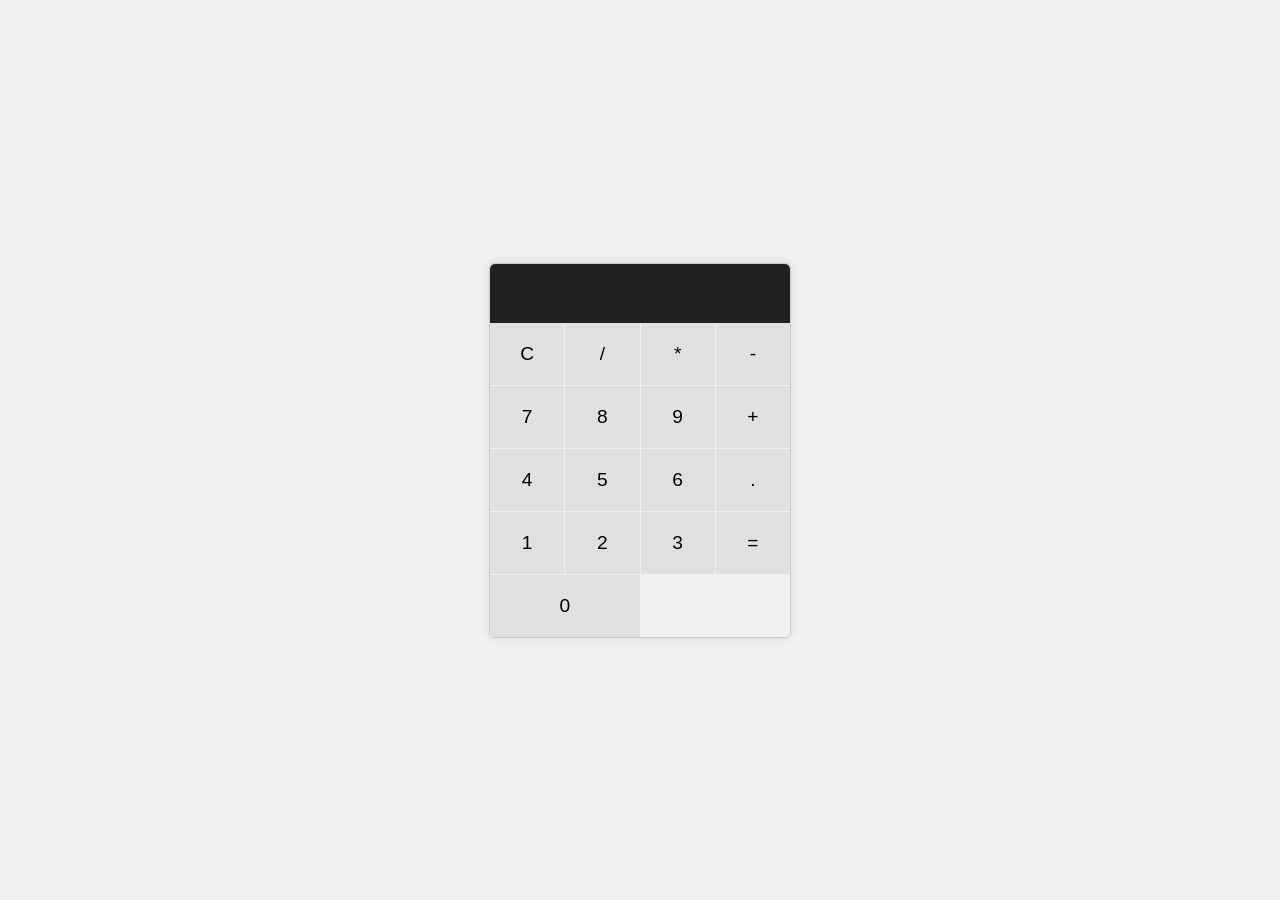
<file: rekenmachine/index.html>
<!DOCTYPE html>
<html lang="en">
<head>
    <meta charset="UTF-8">
    <meta name="viewport" content="width=device-width, initial-scale=1.0">
    <title>Rekenmachine</title>
    <link rel="stylesheet" href="style.css">
</head>
<body>
    <div class="calculator">
        <div class="display">
            <input type="text" id="display" disabled>
        </div>
        <div class="buttons">
            <button onclick="clearDisplay()">C</button>
            <button onclick="setOperator('/')">/</button>
            <button onclick="setOperator('*')">*</button>
            <button onclick="setOperator('-')">-</button>
            <button onclick="appendToDisplay('7')">7</button>
            <button onclick="appendToDisplay('8')">8</button>
            <button onclick="appendToDisplay('9')">9</button>
            <button onclick="setOperator('+')">+</button>
            <button onclick="appendToDisplay('4')">4</button>
            <button onclick="appendToDisplay('5')">5</button>
            <button onclick="appendToDisplay('6')">6</button>
            <button onclick="appendToDisplay('.')">.</button>
            <button onclick="appendToDisplay('1')">1</button>
            <button onclick="appendToDisplay('2')">2</button>
            <button onclick="appendToDisplay('3')">3</button>
            <button onclick="calculateResult()">=</button>
            <button onclick="appendToDisplay('0')" class="zero">0</button>
        </div>
    </div>
    <script src="script.js"></script>
</body>
</html>
</file>
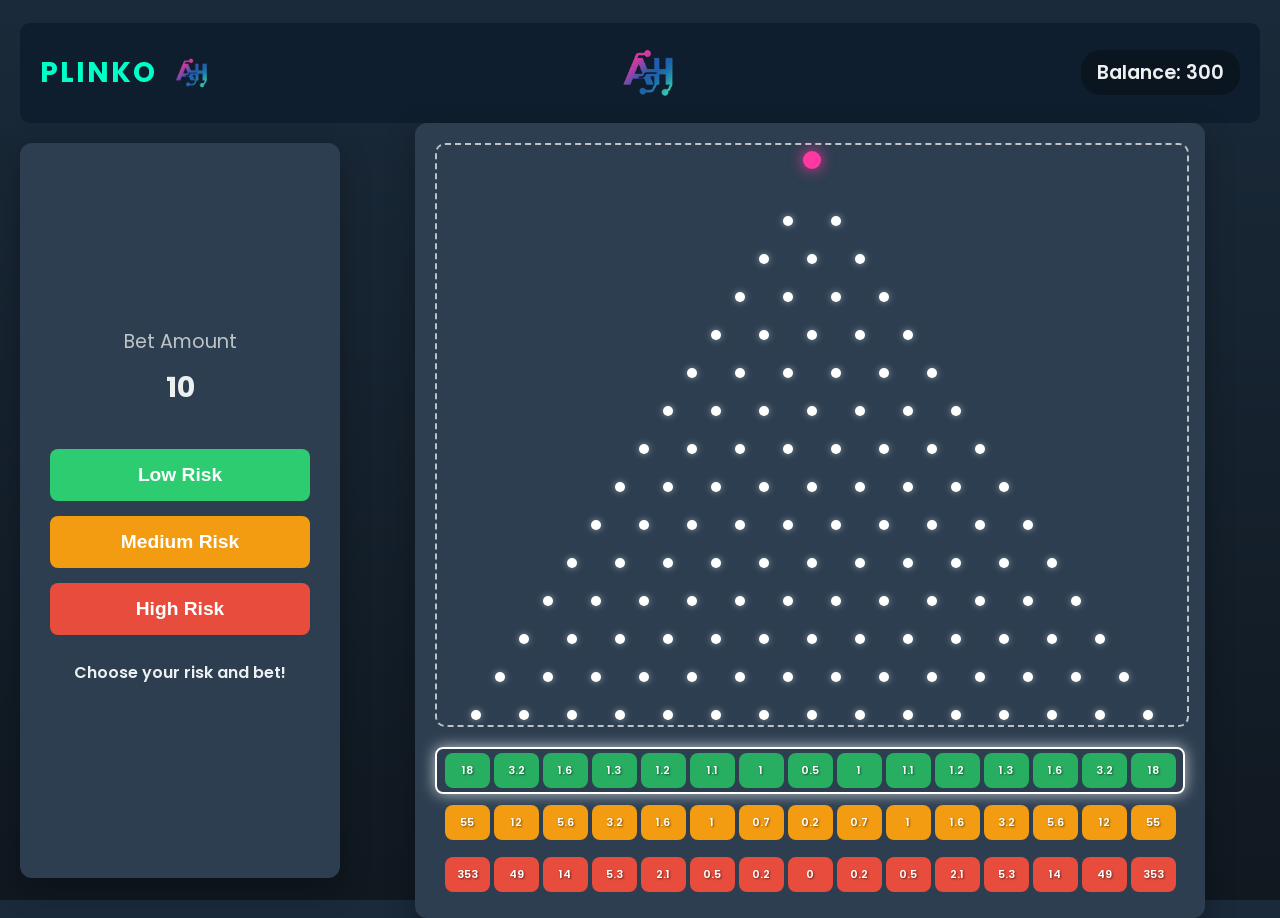
<file: plinko/plinko.html>
<!DOCTYPE html>
<html lang="en">

<head>
    <meta charset="UTF-8">
    <meta name="viewport" content="width=device-width, initial-scale=1.0">
    <title>Plinko Casino Game</title>
    <link rel="preconnect" href="https://fonts.googleapis.com">
    <link rel="preconnect" href="https://fonts.gstatic.com" crossorigin>
    <link href="https://fonts.googleapis.com/css2?family=Poppins:wght@400;600;700&display=swap" rel="stylesheet">
    <link rel="stylesheet" href="plinko.css">
</head>

<body>
    <!-- Modal for Bet Selection -->
    <div id="modal-overlay" class="hidden"></div>
    <div id="bet-modal" class="hidden">
        <h2>Select Bet Amount</h2>
        <div id="predefined-bets">
            <button class="bet-option" data-amount="1">1</button><button class="bet-option"
                data-amount="2">2</button><button class="bet-option" data-amount="5">5</button><button
                class="bet-option" data-amount="10">10</button><button class="bet-option"
                data-amount="20">20</button><button class="bet-option" data-amount="50">50</button><button
                class="bet-option" data-amount="100">100</button>
        </div>
        <div class="custom-bet-container"><label for="custom-bet-input">Custom Amount:</label><input type="number"
                id="custom-bet-input" placeholder="e.g., 25"></div>
        <button id="confirm-bet-button">Set Bet</button><button id="close-modal-button">×</button>
    </div>

    <!-- Main Game Wrapper -->
    <div id="game-wrapper">
        <header class="game-header">
            <h1>
                PLINKO
                <img src="image/logoMap.png" alt="Your Logo" width="90" height="90">
            </h1>
            <img src="image/logoMap.png" alt="Your Logo" width="80" height="80">
            <div id="balance-display">Balance: 300</div>
        </header>


        <div id="main-content">
            <!-- Left Panel for Controls -->
            <div id="left-panel">
                <div class="controls-container">
                    <div class="bet-info" id="bet-selector">
                        <span>Bet Amount</span>
                        <span id="bet-amount-display">10</span>
                    </div>
                    <div class="risk-buttons-container">
                        <button id="bet-button-low" class="bet-risk-button" data-risk="low">Low Risk</button>
                        <button id="bet-button-medium" class="bet-risk-button" data-risk="medium">Medium Risk</button>
                        <button id="bet-button-high" class="bet-risk-button" data-risk="high">High Risk</button>
                    </div>
                    <div id="message-display">Choose your risk and bet!</div>
                </div>
            </div>

            <!-- Right Panel for the Game -->
            <div id="right-panel">
                <div id="logo-container">
                    <source src="image/logoMap.png" alt="Your Logo">
                </div>
                <div id="game-container">
                    <!-- The board is now the main component with prizes inside -->
                    <div id="plinko-board">
                        <!-- This is the new area for pegs and ball physics -->
                        <div id="peg-area">
                            <div id="ball"></div>
                        </div>
                        <!-- Prize rows are now INSIDE the board -->
                        <div id="prize-rows-container">
                            <div id="prize-row-low" class="prize-row"></div>
                            <div id="prize-row-medium" class="prize-row"></div>
                            <div id="prize-row-high" class="prize-row"></div>
                        </div>
                    </div>
                </div>
            </div>
        </div>
    </div>
    <script src="plinko.js"></script>
</body>

</html>
</file>
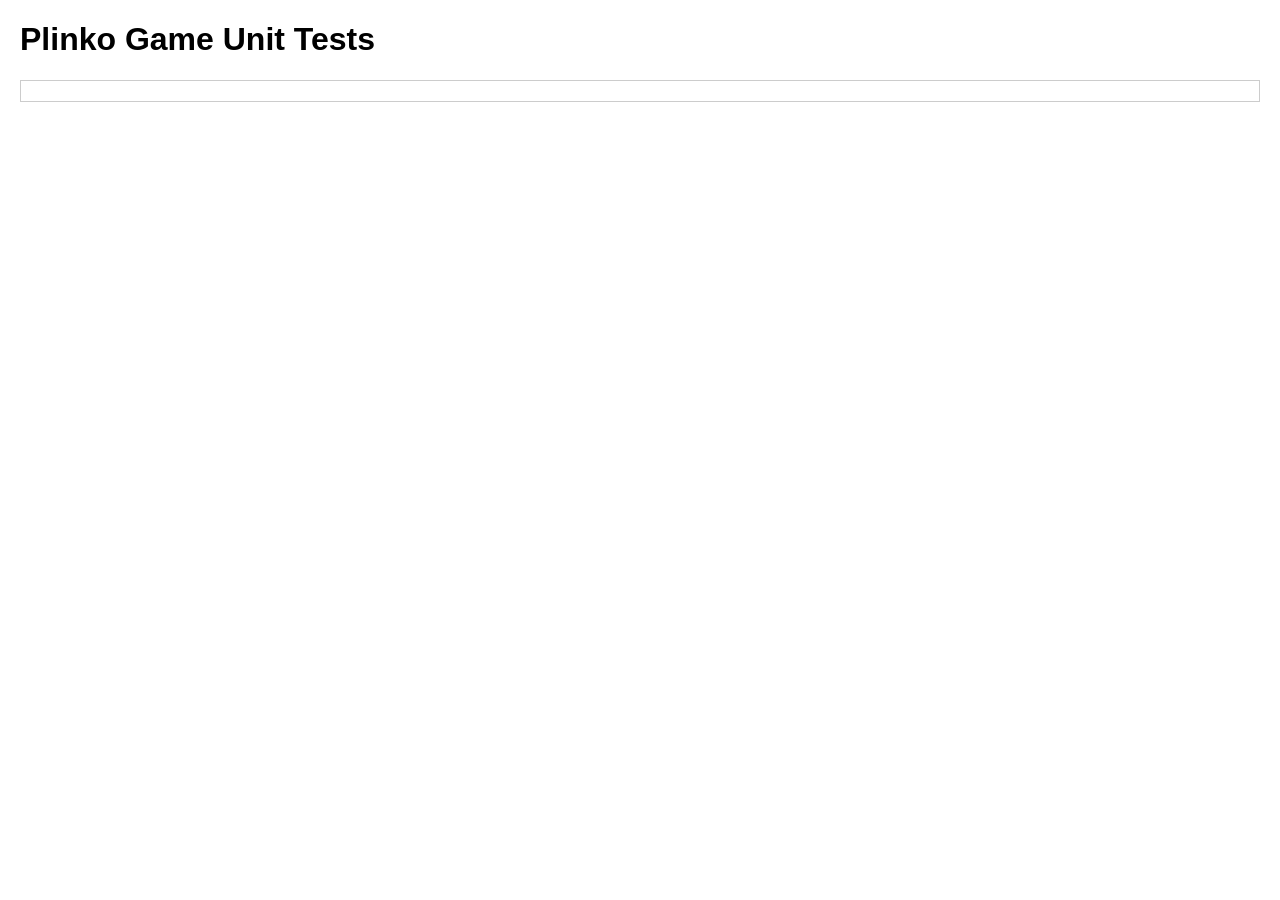
<file: plinko/tests/test_runner.html>
<!DOCTYPE html>
<html lang="en">
<head>
    <meta charset="UTF-8">
    <title>Plinko Game Tests</title>
    <style>
        body { font-family: Arial, sans-serif; margin: 20px; }
        #test-results { border: 1px solid #ccc; padding: 10px; }
        .pass { color: green; }
        .fail { color: red; font-weight: bold; }
        .summary { margin-top: 10px; font-weight: bold; }
        h3 { margin-top: 15px; margin-bottom: 5px; }
    </style>
</head>
<body>
    <h1>Plinko Game Unit Tests</h1>
    <div id="test-results">
        <!-- Test results will be appended here -->
    </div>

    <script>
        // Set a flag to indicate a test environment.
        // plinko.js can use this to avoid auto-initializing for the browser.
        window.isRunningTests = true;
    </script>

    <!-- Game script - load before tests. -->
    <script src="../plinko.js"></script>

    <!-- Test script -->
    <script src="test_plinko.js"></script>

    <script>
        // Run tests after everything is loaded
        window.onload = () => {
            // test_plinko.js will call plinkoGameApi.initGameForTest()
            runPlinkoTests();
        };
    </script>

    <!-- Mock HTML elements required by plinko.js for it to run without error, even if not visible -->
    <div id="game-container" style="display: none;">
        <div id="plinko-board" style="width: 700px; height: 600px;"></div> <!-- Updated width -->
        <div id="ball"></div>
        <div id="prize-slots">
            <div class="prize-slot">1</div>
            <div class="prize-slot">2</div>
            <div class="prize-slot">3</div>
            <div class="prize-slot">4</div>
            <div class="prize-slot">5</div>
        </div>
        <div id="score-display"></div>
        <div id="message-display"></div>
        <button id="drop-ball-button"></button>
    </div>

</body>
</html>
</file>
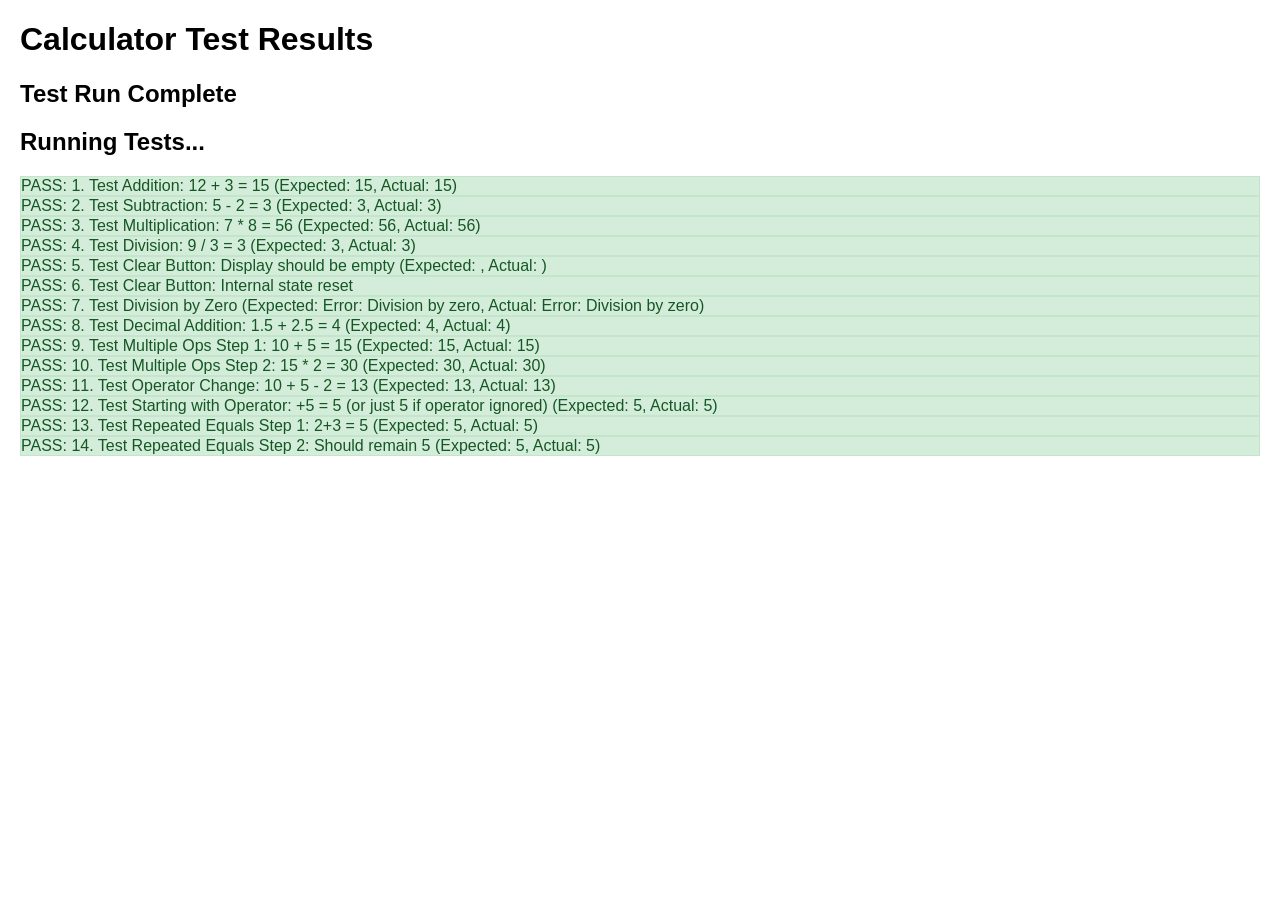
<file: rekenmachine/tests/test_runner.html>
<!DOCTYPE html>
<html lang="en">
<head>
    <meta charset="UTF-8">
    <title>Calculator Tests</title>
    <style>
        body { font-family: Arial, sans-serif; margin: 20px; }
        .test-results div { margin-bottom: 5px; padding: 5px; border-radius: 3px; }
        .pass { background-color: #d4edda; color: #155724; border: 1px solid #c3e6cb; }
        .fail { background-color: #f8d7da; color: #721c24; border: 1px solid #f5c6cb; }
        h2 { margin-top: 0; }
    </style>
</head>
<body>
    <h1>Calculator Test Results</h1>
    <div id="test-results"></div>

    <!-- Calculator's display element needed for the script -->
    <input type="text" id="display" style="display: none;">

    <script src="../script.js"></script>
    <script src="test_calculator.js"></script>
</body>
</html>
</file>
<file: rekenmachine/style.css>
body {
    display: flex;
    justify-content: center;
    align-items: center;
    height: 100vh;
    background-color: #f0f0f0;
    margin: 0;
}

.calculator {
    border: 1px solid #ccc;
    border-radius: 5px;
    box-shadow: 0 0 10px rgba(0, 0, 0, 0.1);
    width: 300px;
}

.display {
    background-color: #222;
    color: #fff;
    text-align: right;
    padding: 10px;
    border-top-left-radius: 5px;
    border-top-right-radius: 5px;
}

.display input {
    width: 100%;
    background-color: transparent;
    border: none;
    color: #fff;
    font-size: 2em;
    text-align: right;
}

.buttons {
    display: grid;
    grid-template-columns: repeat(4, 1fr);
    gap: 1px;
}

.buttons button {
    background-color: #e0e0e0;
    border: none;
    padding: 20px;
    font-size: 1.2em;
    cursor: pointer;
    transition: background-color 0.2s;
}

.buttons button:hover {
    background-color: #d0d0d0;
}

.buttons button.zero {
    grid-column: span 2;
}

.buttons button:active {
    background-color: #c0c0c0;
}
</file>
<file: plinko/plinko.css>
/* Styles for Plinko game - Casino Theme */
:root {
    --bg-dark: #1a2a3a;
    --bg-medium: #2c3e50;
    --primary-teal: #00bfa5;
    --text-light: #ecf0f1;
    --text-dark: #bdc3c7;
    --accent-green: #2ecc71;
    --accent-red: #e74c3c;
    --accent-orange: #f39c12;
    --peg-color: #ffffff;
    --ball-color: #ff38a2;
}

body {
    font-family: 'Poppins', sans-serif;
    background: linear-gradient(180deg, var(--bg-dark) 0%, #101820 100%);
    color: var(--text-light);
    display: flex;
    justify-content: center;
    align-items: center;
    min-height: 100vh;
    margin: 0;
    padding: 20px;
    box-sizing: border-box;
    overflow: hidden;
}

#game-wrapper {
    width: 100%;
    max-width: 1400px;
    height: 95vh;
    display: flex;
    flex-direction: column;
    gap: 20px;
}

.game-header {
    display: flex;
    justify-content: space-between;
    align-items: center;
    padding: 10px 20px;
    background-color: rgba(0, 0, 0, 0.2);
    border-radius: 8px;
    flex-shrink: 0;
}

.game-header h1 {
    margin: 0;
    font-size: 1.5em;
    font-weight: 700;
    color: var(--primary-teal);
    letter-spacing: 2px;
}

#balance-display {
    font-size: 1.2em;
    font-weight: 600;
    background-color: rgba(0, 0, 0, 0.3);
    padding: 8px 16px;
    border-radius: 20px;
}

#main-content {
    display: flex;
    flex-direction: row;
    gap: 20px;
    flex-grow: 1;
    min-height: 0;
}

#left-panel {
    flex-basis: 320px;
    flex-shrink: 0;
    display: flex;
    flex-direction: column;
}

#right-panel {
    flex-grow: 1;
    display: flex;
    flex-direction: column;
    align-items: center;
    justify-content: center;
    gap: 20px;
    min-width: 0;
}

.controls-container {
    background-color: var(--bg-medium);
    padding: 30px;
    border-radius: 12px;
    box-shadow: 0 10px 30px rgba(0, 0, 0, 0.3);
    display: flex;
    flex-direction: column;
    justify-content: center;
    align-items: center;
    gap: 25px;
    height: 100%;
}

.bet-info {
    display: flex;
    flex-direction: column;
    align-items: center;
    gap: 10px;
    font-size: 1.2em;
    color: var(--text-dark);
    cursor: pointer;
    padding: 15px;
    border-radius: 8px;
    transition: background-color 0.2s;
    width: 100%;
}

.bet-info:hover {
    background-color: rgba(255, 255, 255, 0.05);
}

#bet-amount-display {
    color: var(--text-light);
    font-size: 1.5em;
    font-weight: 700;
}

#message-display {
    min-height: 48px;
    font-size: 1em;
    font-weight: 600;
    text-align: center;
    transition: color 0.3s;
}

.risk-buttons-container {
    display: flex;
    flex-direction: column;
    gap: 15px;
    width: 100%;
}

.bet-risk-button {
    padding: 15px 10px;
    font-size: 1.2em;
    font-weight: 700;
    color: #fff;
    border: none;
    border-radius: 8px;
    cursor: pointer;
    transition: transform 0.1s, opacity 0.3s;
}

.bet-risk-button:hover:not(:disabled) {
    transform: translateY(-2px);
}

.bet-risk-button:disabled {
    opacity: 0.5;
    cursor: not-allowed;
}

#bet-button-low {
    background-color: var(--accent-green);
}

#bet-button-medium {
    background-color: var(--accent-orange);
}

#bet-button-high {
    background-color: var(--accent-red);
}

#logo-container {
    color: var(--text-dark);
    font-size: 2em;
    font-weight: bold;
    opacity: 0.5;
}

/* --- REFINED GAME BOARD STYLING --- */
#plinko-board {
    width: 750px;
    /* <<< INCREASED WIDTH */
    background-color: var(--bg-medium);
    padding: 20px;
    border-radius: 12px;
    box-shadow: 0 10px 30px rgba(0, 0, 0, 0.3);
    display: flex;
    flex-direction: column;
    gap: 20px;
}

#peg-area {
    position: relative;
    height: 580px;
    /* <<< INCREASED HEIGHT */
    border: 2px dashed var(--text-dark);
    border-radius: 10px;
    width: 100%;
}

.peg {
    background-color: var(--peg-color) !important;
    box-shadow: 0 0 7px rgba(255, 255, 255, 0.5);
}

#ball {
    width: 18px;
    height: 18px;
    background-color: var(--ball-color);
    border-radius: 50%;
    position: absolute;
    box-shadow: 0 0 15px var(--ball-color);
}

#prize-rows-container {
    display: flex;
    flex-direction: column;
    gap: 5px;
}

.prize-row {
    display: flex;
    justify-content: center;
    gap: 4px;
    padding: 4px;
    border-radius: 8px;
    border: 2px solid transparent;
    transition: border-color 0.3s, box-shadow 0.3s;
}

.prize-row.active {
    border-color: #ffffff;
    box-shadow: 0 0 15px rgba(255, 255, 255, 0.7);
}

.prize-slot {
    flex: 1;
    max-width: 45px;
    /* Adjusted for wider board */
    height: 35px;
    border-radius: 8px;
    display: flex;
    justify-content: center;
    align-items: center;
    font-size: 11px;
    font-weight: 600;
    color: white;
    text-shadow: 1px 1px 2px rgba(0, 0, 0, 0.5);
}

.prize-slot.low-risk {
    background-color: #27ae60;
}

.prize-slot.medium-risk {
    background-color: #f39c12;
}

.prize-slot.high-risk {
    background-color: #e74c3c;
}

/* --- MODAL STYLES (UNCHANGED) --- */
.hidden {
    display: none !important;
}

#modal-overlay {
    position: fixed;
    top: 0;
    left: 0;
    width: 100%;
    height: 100%;
    background-color: rgba(0, 0, 0, 0.7);
    z-index: 999;
}

#bet-modal {
    position: fixed;
    top: 50%;
    left: 50%;
    transform: translate(-50%, -50%);
    background-color: var(--bg-medium);
    color: var(--text-light);
    padding: 30px;
    border-radius: 12px;
    z-index: 1000;
    width: 90%;
    max-width: 500px;
    box-shadow: 0 5px 25px rgba(0, 0, 0, 0.5);
    border: 1px solid var(--primary-teal);
    text-align: center;
}

#bet-modal h2 {
    margin-top: 0;
    margin-bottom: 25px;
    color: var(--primary-teal);
}

#predefined-bets {
    display: flex;
    flex-wrap: wrap;
    gap: 10px;
    justify-content: center;
    margin-bottom: 25px;
}

.bet-option {
    background-color: var(--bg-dark);
    border: 1px solid var(--text-dark);
    color: var(--text-light);
    padding: 10px 15px;
    border-radius: 8px;
    cursor: pointer;
    font-size: 1em;
    font-family: 'Poppins', sans-serif;
    transition: background-color 0.2s, border-color 0.2s;
}

.bet-option:hover {
    background-color: var(--primary-teal);
    border-color: var(--primary-teal);
    color: var(--bg-dark);
    font-weight: 600;
}

.custom-bet-container {
    margin-bottom: 25px;
}

#custom-bet-input {
    background-color: var(--bg-dark);
    border: 1px solid var(--text-dark);
    color: var(--text-light);
    padding: 10px;
    border-radius: 5px;
    text-align: center;
    width: 150px;
    font-size: 1em;
}

#custom-bet-input:focus {
    outline: none;
    border-color: var(--primary-teal);
}

#confirm-bet-button {
    background-color: var(--accent-green);
    color: white;
    padding: 12px 30px;
    border: none;
    border-radius: 8px;
    font-size: 1.1em;
    font-weight: 600;
    cursor: pointer;
    width: 60%;
    transition: background-color 0.2s;
}

#confirm-bet-button:hover {
    background-color: #27ae60;
}

#close-modal-button {
    position: absolute;
    top: 10px;
    right: 15px;
    background: none;
    border: none;
    color: var(--text-dark);
    font-size: 2em;
    cursor: pointer;
    line-height: 1;
}


/* Centrerende header */
.game-header {
    display: flex;
    justify-content: space-between;
    align-items: center;
    padding: 10px 20px;
    background-color: #0f1e2e;
    border-radius: 10px;
}

/* Zorg dat PLINKO + logo op één lijn staan */
.game-header h1 {
    display: flex;
    align-items: center;
    gap: 10px;
    /* ruimte tussen tekst en logo */
    font-size: 28px;
    font-weight: 700;
    margin: 0;
    color: #00ffc8;
    /* of je gekozen kleur */
}

/* Optioneel: logo iets beter positioneren */
.game-header h1 img {
    width: 50px;
    /* pas aan naar gewenste grootte */
    height: auto;
    vertical-align: middle;
}
</file>
